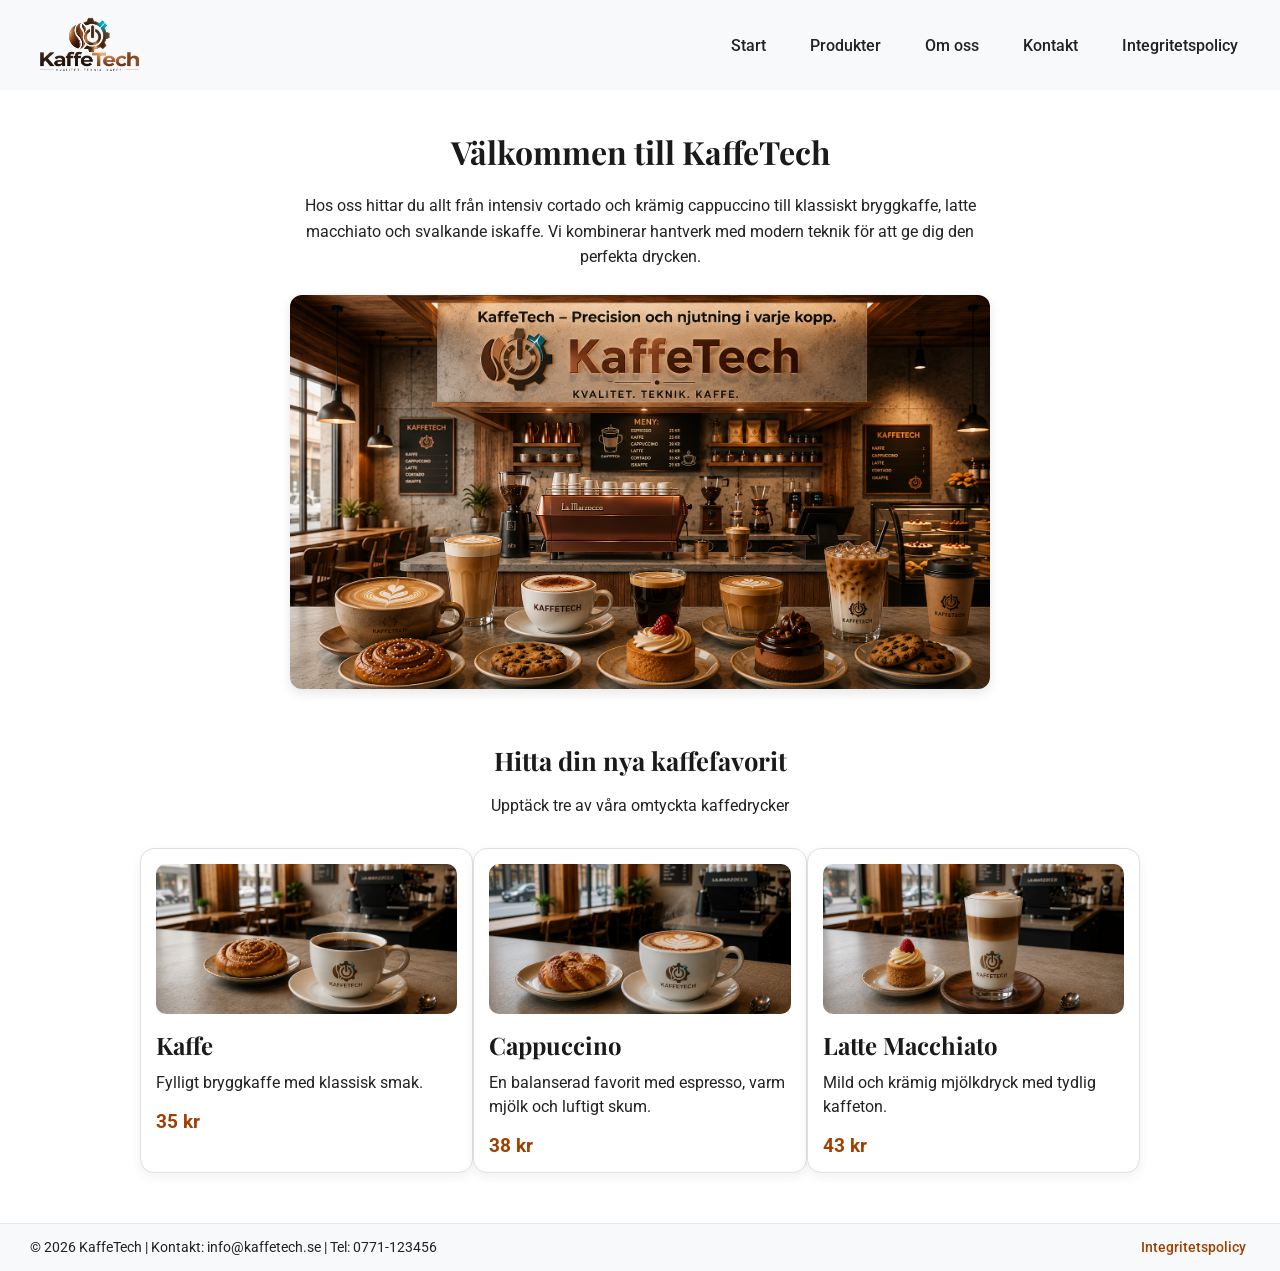
<file: index.html>
<!doctype html>
<html lang="sv">
  <head>
    <meta charset="UTF-8" />
    <meta name="viewport" content="width=device-width, initial-scale=1.0" />
    <link rel="stylesheet" href="style.css" />
    <title>KaffeTech</title>
  </head>
  <body>
    <header>
      <a href="index.html" class="site-logo">
    <img src="images/kaffetech-logo.png" alt="KaffeTech" />
  </a>
      <nav>
        <a href="index.html">Start</a>
        <a href="products.html">Produkter</a>
        <a href="about.html">Om oss</a>
        <a href="contact.html">Kontakt</a>
        <a href="privacy.html">Integritetspolicy</a>
      </nav>
    </header>

    <main>
      <section class="image-container">
        <h2>Välkommen till KaffeTech</h2>
        <p>
          Hos oss hittar du allt från intensiv cortado och krämig cappuccino
          till klassiskt bryggkaffe, latte macchiato och svalkande iskaffe. Vi
          kombinerar hantverk med modern teknik för att ge dig den perfekta
          drycken.
        </p>
        <img
          src="images/kaffetech-bakelser-och-drycker.png"
          alt="Modernt KaffeTech café med kaffedrycker och bakverk uppdukade på disken"
          class="custom-image"
        />
      </section>

      <section class="featured-section">
        <h2>Hitta din nya kaffefavorit</h2>
        <p>Upptäck tre av våra omtyckta kaffedrycker</p>

        <div class="featured-products">
          <article class="featured-product">
            <img
              src="images/kaffe.png"
              alt="Klassiskt bryggkaffe i kopp serverat med ett färskt bakverk bredvid"
            />

            <h3>Kaffe</h3>

            <p>Fylligt bryggkaffe med klassisk smak.</p>

            <span class="price">35 kr</span>
          </article>

          <article class="featured-product">
            <img
              src="images/cappuccino.png"
              alt="En kopp cappuccino med krämigt mjölkskum och kaffekonst på toppen"
            />

            <h3>Cappuccino</h3>

            <p>
              En balanserad favorit med espresso, varm mjölk och luftigt skum.
            </p>

            <span class="price">38 kr</span>
          </article>

          <article class="featured-product">
            <img
              src="images/latte-macchiato.png"
              alt="Latte macchiato i tre lager serverad med ett färskt bakverk bredvid"
            />

            <h3>Latte Macchiato</h3>
            <p>Mild och krämig mjölkdryck med tydlig kaffeton.</p>
            <span class="price">43 kr</span>
          </article>
        </div>
      </section>
    </main>

    <footer>
      <p>
        &copy; 2026 KaffeTech | Kontakt: info@kaffetech.se | Tel: 0771-123456
      </p>

      <nav class="footer-nav">
        <a href="privacy.html">Integritetspolicy</a>
      </nav>
    </footer>
  </body>
</html>
</file>
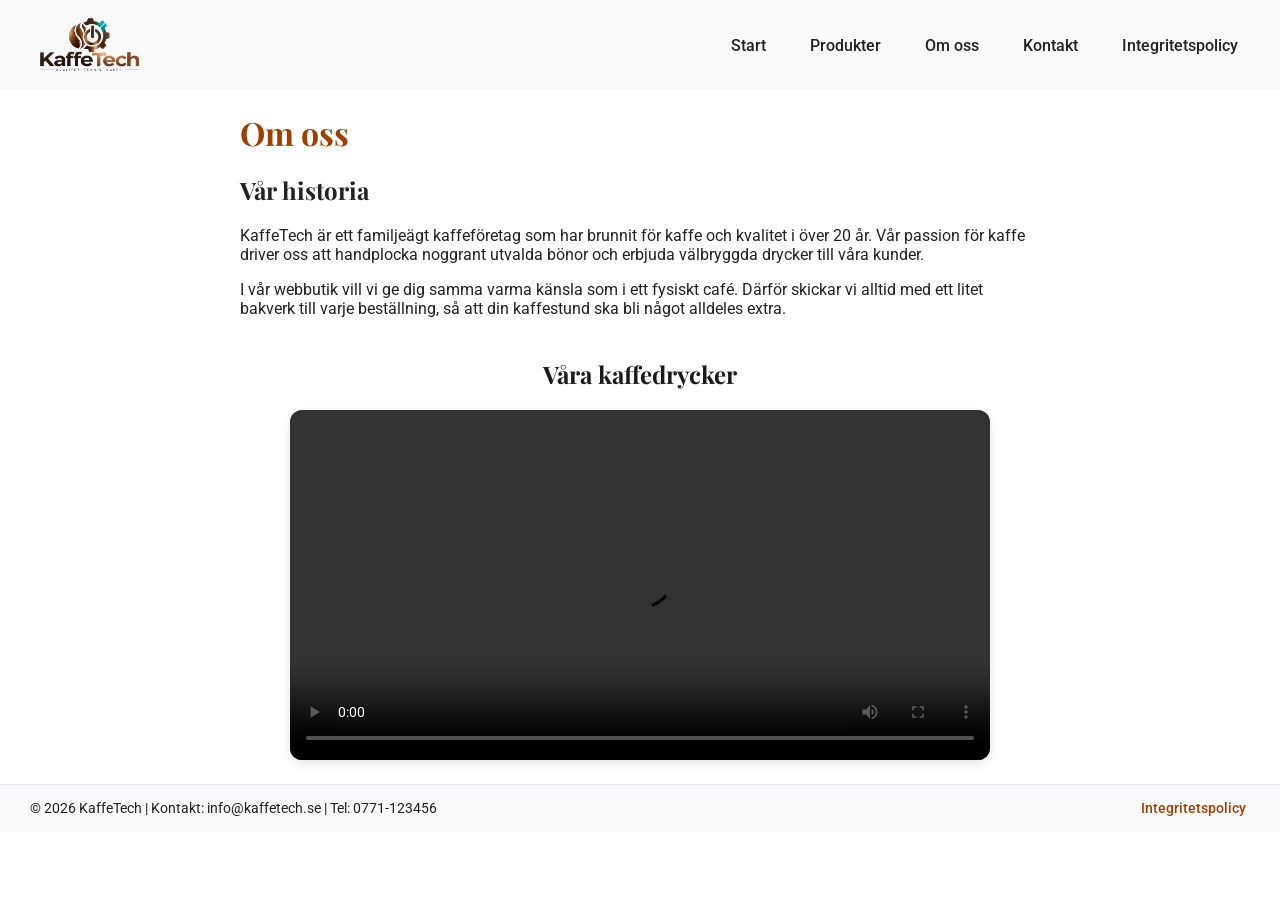
<file: about.html>
<!doctype html>
<html lang="sv">
  <head>
    <meta charset="UTF-8" />
    <meta name="viewport" content="width=device-width, initial-scale=1.0" />
    <link rel="stylesheet" href="style.css" />
    <title>Om oss</title>
  </head>
  <body>
    <header>
      
      <a href="index.html" class="site-logo">
        <img src="images/kaffetech-logo.png" alt="KaffeTech" />
      </a>
      <nav>
        <a href="index.html">Start</a>
        <a href="products.html">Produkter</a>
        <a href="about.html">Om oss</a>
        <a href="contact.html">Kontakt</a>
        <a href="privacy.html">Integritetspolicy</a>
      </nav>
    </header>
    <main class="about-container">
      <h1 class="main-h1">Om oss</h1>
      <section class="about-section">
        <h2>Vår historia</h2>

        <p>
          KaffeTech är ett familjeägt kaffeföretag som har brunnit för kaffe och
          kvalitet i över 20 år. Vår passion för kaffe driver oss att handplocka
          noggrant utvalda bönor och erbjuda välbryggda drycker till våra
          kunder.
        </p>
        <p>
          I vår webbutik vill vi ge dig samma varma känsla som i ett fysiskt
          café. Därför skickar vi alltid med ett litet bakverk till varje
          beställning, så att din kaffestund ska bli något alldeles extra.
        </p>
      </section>

      <section class="video-container">
        <h2>Våra kaffedrycker</h2>

        <video
          controls
          class="custom-video"
          aria-label="Video som visar fem kaffedrycker från KaffeTech: kaffe, cappuccino, latte macchiato, cortado och islatte"
        >
          <source
            src="images/kaffedrycker-kaffetech.mp4" type="video/mp4"
          />
          Din webbläsare stöder inte videotaggen.
        </video>
      </section>
    </main>
    <footer>
      <p>
        &copy; 2026 KaffeTech | Kontakt: info@kaffetech.se | Tel: 0771-123456
      </p>

      <nav class="footer-nav">
        <a href="privacy.html">Integritetspolicy</a>
      </nav>
    </footer>
  </body>
</html>
</file>
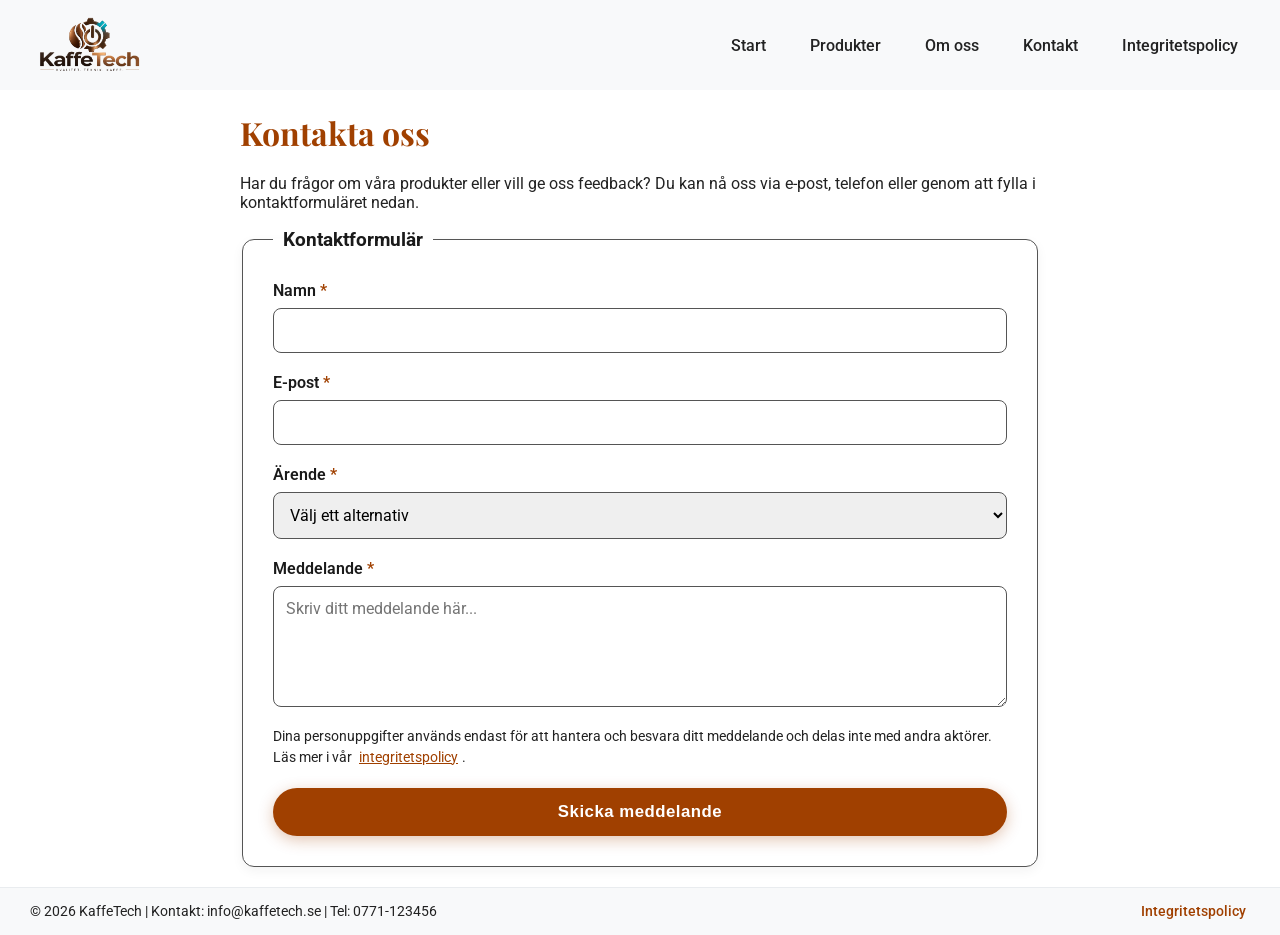
<file: contact.html>
<!doctype html>
<html lang="sv">
  <head>
    <meta charset="UTF-8" />
    <meta name="viewport" content="width=device-width, initial-scale=1.0" />
    <link rel="stylesheet" href="style.css" />
    <title>Kontakt</title>
  </head>
  <body>
    <header>
      <a href="index.html" class="site-logo">
        <img src="images/kaffetech-logo.png" alt="KaffeTech" />
      </a>

      <nav>
        <a href="index.html">Start</a>
        <a href="products.html">Produkter</a>
        <a href="about.html">Om oss</a>
        <a href="contact.html">Kontakt</a>
        <a href="privacy.html">Integritetspolicy</a>
      </nav>
    </header>
    <main class="contact-container">
      <h1 class="main-h1">Kontakta oss</h1>
      <section class="contact-section">
        <p>
          Har du frågor om våra produkter eller vill ge oss feedback? Du kan nå
          oss via e-post, telefon eller genom att fylla i kontaktformuläret
          nedan.
        </p>
      </section>

      <section class="contact-form-section">
        <form action="#" method="POST" class="contact-form">
          <fieldset>
            <legend>Kontaktformulär</legend>

            <div class="form-group">
              <label for="name">Namn <span class="required">*</span></label>
              <input
                type="text"
                id="name"
                name="name"
                autocomplete="name"
                required
              />
            </div>

            <div class="form-group">
              <label for="email">E-post <span class="required">*</span></label>
              <input
                type="email"
                id="email"
                name="email"
                autocomplete="email"
                required
              />
            </div>

            <div class="form-group">
              <label for="subject"
                >Ärende <span class="required">*</span></label
              >
              <select name="subject" id="subject" required>
                <option value="">Välj ett alternativ</option>
                <option value="question">Fråga</option>
                <option value="feedback">Feedback</option>
                <option value="else">Annat</option>
              </select>
            </div>

            <div class="form-group">
              <label for="message"
                >Meddelande <span class="required">*</span></label
              >
              <textarea
                id="message"
                name="message"
                rows="5"
                required
                placeholder="Skriv ditt meddelande här..."
              ></textarea>
            </div>

            <div class="privacy-info">
              <p>
                Dina personuppgifter används endast för att hantera och besvara
                ditt meddelande och delas inte med andra aktörer. Läs mer i vår
                <a href="privacy.html">integritetspolicy</a>.
              </p>
            </div>

            <button type="submit" class="submit-btn">Skicka meddelande</button>
          </fieldset>
        </form>
      </section>
    </main>

    <footer>
      <p>
        &copy; 2026 KaffeTech | Kontakt: info@kaffetech.se | Tel: 0771-123456
      </p>

      <nav class="footer-nav">
        <a href="privacy.html">Integritetspolicy</a>
      </nav>
    </footer>
  </body>
</html>
</file>
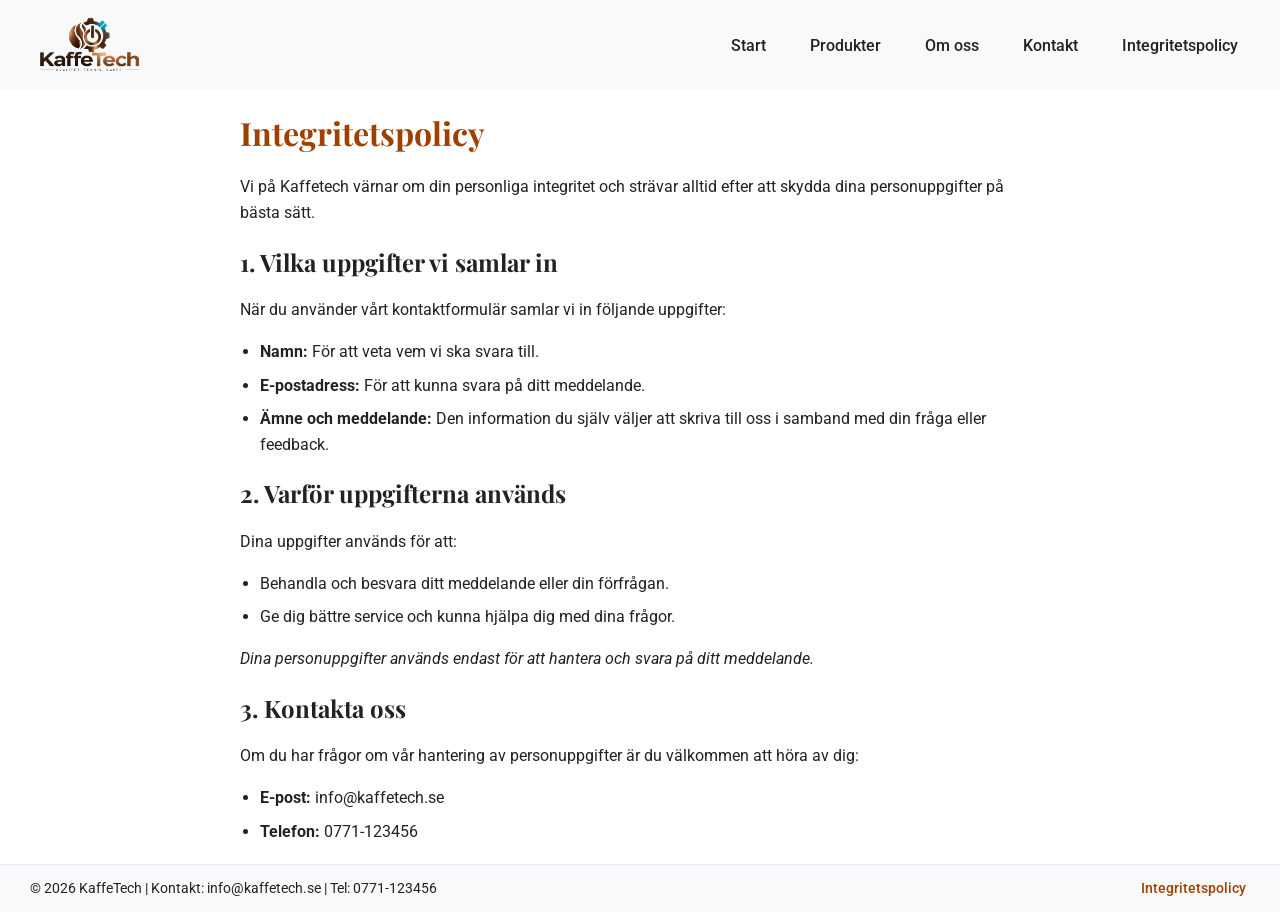
<file: privacy.html>
<!doctype html>
<html lang="sv">
  <head>
    <meta charset="UTF-8" />
    <meta name="viewport" content="width=device-width, initial-scale=1.0" />
    <link rel="stylesheet" href="style.css" />
    <title>Integritetspolicy</title>
  </head>
  <body>
    <header>
      
      <a href="index.html" class="site-logo">
        <img src="images/kaffetech-logo.png" alt="KaffeTech" />
      </a>
      <nav>
        <a href="index.html">Start</a>
        <a href="products.html">Produkter</a>
        <a href="about.html">Om oss</a>
        <a href="contact.html">Kontakt</a>
        <a href="privacy.html">Integritetspolicy</a>
      </nav>
    </header>

    <main class="privacy-container">
      <h1 class="main-h1">Integritetspolicy</h1>
      <section class="privacy-content">
        <article>
          <p>
            Vi på Kaffetech värnar om din personliga integritet och strävar
            alltid efter att skydda dina personuppgifter på bästa sätt.
          </p>
          <h2>1. Vilka uppgifter vi samlar in</h2>
          <p>
            När du använder vårt kontaktformulär samlar vi in följande
            uppgifter:
          </p>
          <ul>
            <li><strong>Namn:</strong> För att veta vem vi ska svara till.</li>
            <li>
              <strong>E-postadress:</strong> För att kunna svara på ditt
              meddelande.
            </li>
            <li>
              <strong>Ämne och meddelande:</strong> Den information du själv
              väljer att skriva till oss i samband med din fråga eller feedback.
            </li>
          </ul>

          <h2>2. Varför uppgifterna används</h2>
          <p>Dina uppgifter används för att:</p>
          <ul>
            <li>Behandla och besvara ditt meddelande eller din förfrågan.</li>
            <li>Ge dig bättre service och kunna hjälpa dig med dina frågor.</li>
          </ul>
          <p>
            <em
              >Dina personuppgifter används endast för att hantera och svara på
              ditt meddelande.</em
            >
          </p>

          <h2>3. Kontakta oss</h2>
          <p>
            Om du har frågor om vår hantering av personuppgifter är du välkommen
            att höra av dig:
          </p>
          <ul>
            <li><strong>E-post:</strong> info@kaffetech.se</li>
            <li><strong>Telefon:</strong> 0771-123456</li>
          </ul>
        </article>
      </section>
    </main>
    <footer>
      <p>
        &copy; 2026 KaffeTech | Kontakt: info@kaffetech.se | Tel: 0771-123456
      </p>

      <nav class="footer-nav">
        <a href="privacy.html">Integritetspolicy</a>
      </nav>
    </footer>
  </body>
</html>
</file>
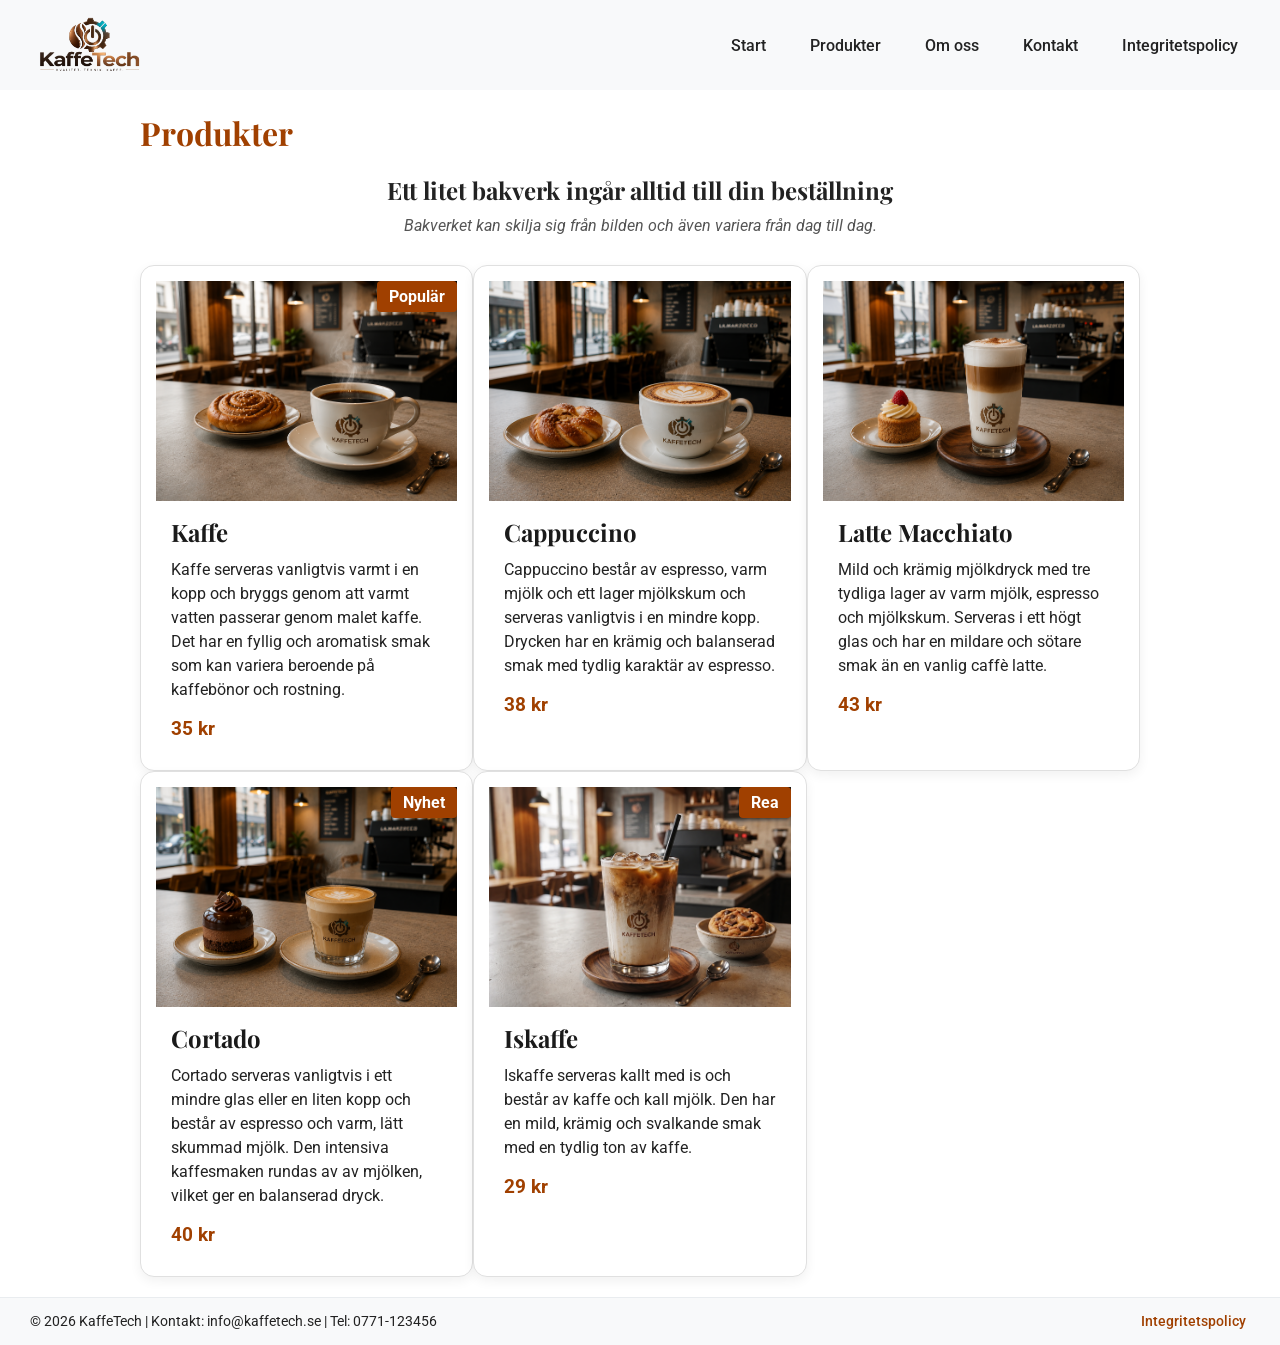
<file: products.html>
<!doctype html>
<html lang="sv">
  <head>
    <meta charset="UTF-8" />
    <meta name="viewport" content="width=device-width, initial-scale=1.0" />
    <link rel="stylesheet" href="style.css" />
    <title>Produkter</title>
  </head>
  <body>
    <header class="sticky">
      <a href="index.html" class="site-logo">
        <img src="images/kaffetech-logo.png" alt="KaffeTech" />
      </a>

      <nav>
        <a href="index.html">Start</a>
        <a href="products.html">Produkter</a>
        <a href="about.html">Om oss</a>
        <a href="contact.html">Kontakt</a>
        <a href="privacy.html">Integritetspolicy</a>
      </nav>
    </header>

    <main class="product-container">
      <h1 class="main-h1">Produkter</h1>
      <h2 class="page-subtitle">
        Ett litet bakverk ingår alltid till din beställning
      </h2>
      <p class="bakery-info">
        Bakverket kan skilja sig från bilden och även variera från dag till dag.
      </p>
      <section>
        <div class="product-list">
          <article class="product-item">
            <img
              src="images/kaffe.png"
              alt="Klassiskt bryggkaffe i kopp serverat med en kanelbulle bredvid"
            />
            <div class="product-content">
              <h3>Kaffe</h3>
              <p>
                Kaffe serveras vanligtvis varmt i en kopp och bryggs genom att
                varmt vatten passerar genom malet kaffe. Det har en fyllig och
                aromatisk smak som kan variera beroende på kaffebönor och
                rostning.
              </p>
              <span class="price">35 kr</span>
              <span class="badge">Populär</span>
            </div>
          </article>

          <article class="product-item">
            <img
              src="images/cappuccino.png"
              alt="En kopp cappuccino med krämigt mjölkskum och fin kaffekonst på toppen, serverad med ett färskt bakverk på ett fat bredvid"
            />
            <div class="product-content">
              <h3>Cappuccino</h3>
              <p>
                Cappuccino består av espresso, varm mjölk och ett lager
                mjölkskum och serveras vanligtvis i en mindre kopp. Drycken har
                en krämig och balanserad smak med tydlig karaktär av espresso.
              </p>
              <span class="price">38 kr</span>
            </div>
          </article>

          <article class="product-item">
            <img
              src="images/latte-macchiato.png"
              alt="Latte macchiato i tre lager serverad med en liten kaka bredvid"
            />
            <div class="product-content">
              <h3>Latte Macchiato</h3>
              <p>
                Mild och krämig mjölkdryck med tre tydliga lager av varm mjölk,
                espresso och mjölkskum. Serveras i ett högt glas och har en
                mildare och sötare smak än en vanlig caffè latte.
              </p>
              <span class="price">43 kr</span>
            </div>
          </article>

          <article class="product-item">
            <img
              src="images/cortado.png"
              alt="En cortado i ett litet glas serverad med ett färskt bakverk"
            />
            <div class="product-content">
              <h3>Cortado</h3>
              <p>
                Cortado serveras vanligtvis i ett mindre glas eller en liten
                kopp och består av espresso och varm, lätt skummad mjölk. Den
                intensiva kaffesmaken rundas av av mjölken, vilket ger en
                balanserad dryck.
              </p>
              <span class="price">40 kr</span>
              <span class="badge">Nyhet</span>
            </div>
          </article>

          <article class="product-item">
            <img
              src="images/iskaffe.png"
              alt="Ett glas svalkande iskaffe med isbitar och mjölk, serverat med en cookie bredvid"
            />
            <div class="product-content">
              <h3>Iskaffe</h3>
              <p>
                Iskaffe serveras kallt med is och består av kaffe och kall
                mjölk. Den har en mild, krämig och svalkande smak med en tydlig
                ton av kaffe.
              </p>
              <span class="price">29 kr</span>
              <span class="badge">Rea</span>
            </div>
          </article>
        </div>
      </section>
    </main>

    <footer>
      <p>
        &copy; 2026 KaffeTech | Kontakt: info@kaffetech.se | Tel: 0771-123456
      </p>

      <nav class="footer-nav">
        <a href="privacy.html">Integritetspolicy</a>
      </nav>
    </footer>
  </body>
</html>
</file>
<file: style.css>
@import url("https://fonts.googleapis.com/css2?family=Playfair+Display:wght@600;700&family=Roboto:wght@400;500;700&display=swap");

* {
  box-sizing: border-box;
}

body {
  font-family: "Roboto", sans-serif;
  color: #222222;
  margin: 0;
}

h1,
h2,
h3,
h4,
.logo {
  font-family: "Playfair Display", serif;
}

.main-h1 {
  color: #a04000;
  font-size: clamp(1.5rem, 4vw, 2rem);
  margin-bottom: 20px;
}

.site-logo {
  display: inline-block;
  line-height: 0;
}

.site-logo img {
  width: 120px;
  height: auto;
  display: block;
}

.sticky {
  position: sticky;
  top: 0;
  z-index: 20;
}

.badge {
  position: absolute;
  top: 15px;
  right: 15px;
  background-color: #a04000;
  color: #ffffff;
  padding: 6px 12px;
  font-weight: bold;
  border-radius: 4px;
}

header {
  display: flex;
  flex-wrap: wrap;
  justify-content: space-between;
  align-items: center;
  padding: 15px clamp(15px, 3vw, 30px);
  background-color: #f8f9fa;
  gap: 15px;
}

header nav {
  display: flex;
  flex-wrap: wrap;
  justify-content: center;
  margin: 0;
  padding: 0;
  gap: clamp(10px, 2vw, 20px);
  list-style: none;
}

header nav a {
  text-decoration: none;
  color: #222222;
  font-weight: 500;
  padding: 8px 12px;
  border-radius: 4px;
  transition: all 0.2s ease;
  display: inline-block;
}

header nav a:hover {
  color: #a04000;
  background-color: #fdf2e9;
}

header nav a:focus {
  outline: 3px solid #a04000;
  outline-offset: 2px;
  color: #a04000;
  background-color: #fdf2e9;
}

.image-container {
  margin-top: 40px;
  text-align: center;
  padding: 0 15px;
}

.image-container h2 {
  font-size: clamp(1.5rem, 4vw, 2rem);
  color: #1a1a1a;
  margin-bottom: 20px;
}

.image-container p {
  max-width: 700px;
  margin: 0 auto 25px auto;
  line-height: 1.6;
  color: #222222;
}

.custom-image,
.custom-video {
  width: 100%;
  max-width: 700px;
  height: auto;
  border-radius: 12px;
  box-shadow: 0 4px 12px rgba(0, 0, 0, 0.1);
  display: inline-block;
}

.video-container {
  margin-top: 40px;
  text-align: center;
  padding: 0 15px;
}

.video-container h2 {
  font-size: clamp(1.2rem, 3vw, 1.5rem);
  color: #1a1a1a;
  margin-bottom: 20px;
}

footer {
  display: flex;
  flex-wrap: wrap;
  justify-content: space-between;
  align-items: center;
  padding: 15px clamp(15px, 3vw, 30px);
  background-color: #f8f9fa;
  border-top: 1px solid #e9ecef;
  font-size: 0.9rem;
  color: #222222;
  gap: 12px;
}

footer p {
  margin: 0;
}

footer a {
  text-decoration: none;
  color: #a04000;
  font-weight: 500;
  padding: 2px 4px;
  border-radius: 4px;
  transition: all 0.2s ease;
}

footer a:hover {
  color: #6e2c00;
  background-color: #fdf2e9;
}

footer a:focus {
  outline: 3px solid #a04000;
  outline-offset: 2px;
  color: #6e2c00;
  background-color: #fdf2e9;
}

.about-container,
.privacy-container,
.contact-container {
  max-width: min(800px, 100% - 30px);
  margin: 20px auto;
}

.about-text h1,
.contact-info h1,
.privacy-content h1 {
  font-size: clamp(1.5rem, 4vw, 2rem);
  color: #1a1a1a;
  margin-bottom: 10px;
}

.about-text h2 {
  font-size: clamp(1.1rem, 2.5vw, 1.4rem);
  color: #a04000;
  margin-bottom: 20px;
}

.about-text p,
.contact-info p,
.privacy-content p,
.privacy-content ul {
  line-height: 1.6;
  color: #222222;
  margin-bottom: 15px;
}

.privacy-content ul {
  padding-left: 20px;
}

.privacy-content li {
  margin-bottom: 8px;
}

.page-subtitle {
  text-align: center;
  margin-bottom: 30px;
  color: #222222;
}

.bakery-info {
  text-align: center;
  font-style: italic;
  color: #555555;
  margin-top: -20px;
  margin-bottom: 30px;
}

.product-container {
  max-width: min(1000px, 100% - 30px);
  margin: 20px auto;
}

.product-list {
  display: flex;
  flex-wrap: wrap;
}

.product-item {
  position: relative;
  width: 33.333%;
  box-sizing: border-box;
  padding: 15px;
  background: #ffffff;
  border: 1px solid #e0e0e0;
  border-radius: 14px;
  overflow: hidden;
  box-shadow: 0 4px 12px rgba(0, 0, 0, 0.06);
}

.product-item img {
  width: 100%;
  height: 220px;
  object-fit: cover;
  display: block;
}

.product-content {
  padding: 15px;
}

.product-content h3 {
  margin-top: 0;
  margin-bottom: 10px;
  font-size: clamp(1.2rem, 3vw, 1.5rem);
  color: #1a1a1a;
}

.product-content p {
  margin: 0 0 15px 0;
  line-height: 1.5;
  color: #222222;
}

.price {
  font-weight: bold;
  font-size: 1.2rem;
  color: #a04000;
}

.contact-form fieldset {
  border: 1px solid #555555;
  border-radius: 12px;
  padding: clamp(15px, 3vw, 30px);
  background: #ffffff;
  box-shadow: 0 4px 12px rgba(0, 0, 0, 0.05);
}

.contact-form legend {
  font-weight: bold;
  font-size: 1.2rem;
  color: #1a1a1a;
  padding: 0 10px;
}

.form-group {
  margin-bottom: 20px;
  display: flex;
  flex-direction: column;
}

.form-group label {
  font-weight: 600;
  margin-bottom: 8px;
  color: #1a1a1a;
}

.required {
  color: #a04000;
}

.contact-form input,
.contact-form select,
.contact-form textarea {
  width: 100%;
  padding: 12px;
  border: 1px solid #555555;
  border-radius: 8px;
  font-size: 1rem;
  box-sizing: border-box;
  font-family: inherit;
  transition: border-color 0.2s ease;
}

.contact-form input:focus,
.contact-form select:focus,
.contact-form textarea:focus {
  border-color: #a04000;
  outline: 3px solid #a04000;
  outline-offset: 1px;
}

.submit-btn {
  background: #a04000;
  color: #ffffff;
  font-size: 1.05rem;
  font-weight: 600;
  letter-spacing: 0.5px;
  padding: 14px 28px;
  border: none;
  border-radius: 30px;
  cursor: pointer;
  width: 100%;
  box-shadow: 0 4px 15px rgba(160, 64, 0, 0.3);
  transition: all 0.3s ease;
  display: flex;
  align-items: center;
  justify-content: center;
  gap: 8px;
}

.submit-btn:hover {
  background: #6e2c00;
  transform: translateY(-2px);
  box-shadow: 0 6px 20px rgba(110, 44, 0, 0.45);
}

.submit-btn:focus {
  outline: 3px solid #1a1a1a;
  outline-offset: 3px;
}

.submit-btn:active {
  transform: translateY(1px);
  box-shadow: 0 2px 10px rgba(110, 44, 0, 0.3);
}

.privacy-info {
  font-size: 0.9rem;
  color: #222222;
  margin-bottom: 20px;
  line-height: 1.4;
}

.privacy-info a {
  color: #a04000;
  text-decoration: underline;
  padding: 2px 4px;
  border-radius: 4px;
}

.privacy-info a:hover,
.privacy-info a:focus {
  color: #6e2c00;
  background-color: #fdf2e9;
  outline: 3px solid #a04000;
  outline-offset: 2px;
}

.featured-section {
  max-width: min(1000px, 100% - 30px);
  margin: 50px auto;
  text-align: center;
}

.featured-section h2 {
  font-size: clamp(1.3rem, 3vw, 1.6rem);
  color: #1a1a1a;
  margin-bottom: 10px;
}

.featured-section > p {
  margin-bottom: 30px;
  line-height: 1.6;
  color: #222222;
}

.featured-products {
  display: flex;
  flex-wrap: wrap;
}

.featured-product {
  position: relative;
  width: 33.333%;
  box-sizing: border-box;
  padding: 15px;
  background: #ffffff;
  border: 1px solid #e0e0e0;
  border-radius: 14px;
  overflow: hidden;
  box-shadow: 0 4px 12px rgba(0, 0, 0, 0.06);
  text-align: left;
}

.featured-product img {
  width: 100%;
  height: 150px;
  object-fit: cover;
  display: block;
  border-radius: 10px;
}

.featured-product h3 {
  margin-top: 15px;
  margin-bottom: 10px;
  font-size: clamp(1.2rem, 3vw, 1.5rem);
  color: #1a1a1a;
}

.featured-product p {
  margin: 0 0 15px 0;
  line-height: 1.5;
  color: #222222;
}

.featured-product .price {
  font-weight: bold;
  font-size: 1.2rem;
  color: #a04000;
}

@media (max-width: 900px) {
  .product-item {
    width: 50%;
  }

  .featured-product {
    width: 50%;
  }
}

@media (max-width: 600px) {
  .product-item {
    width: 100%;
  }

  .featured-product {
    width: 100%;
  }
}
</file>
